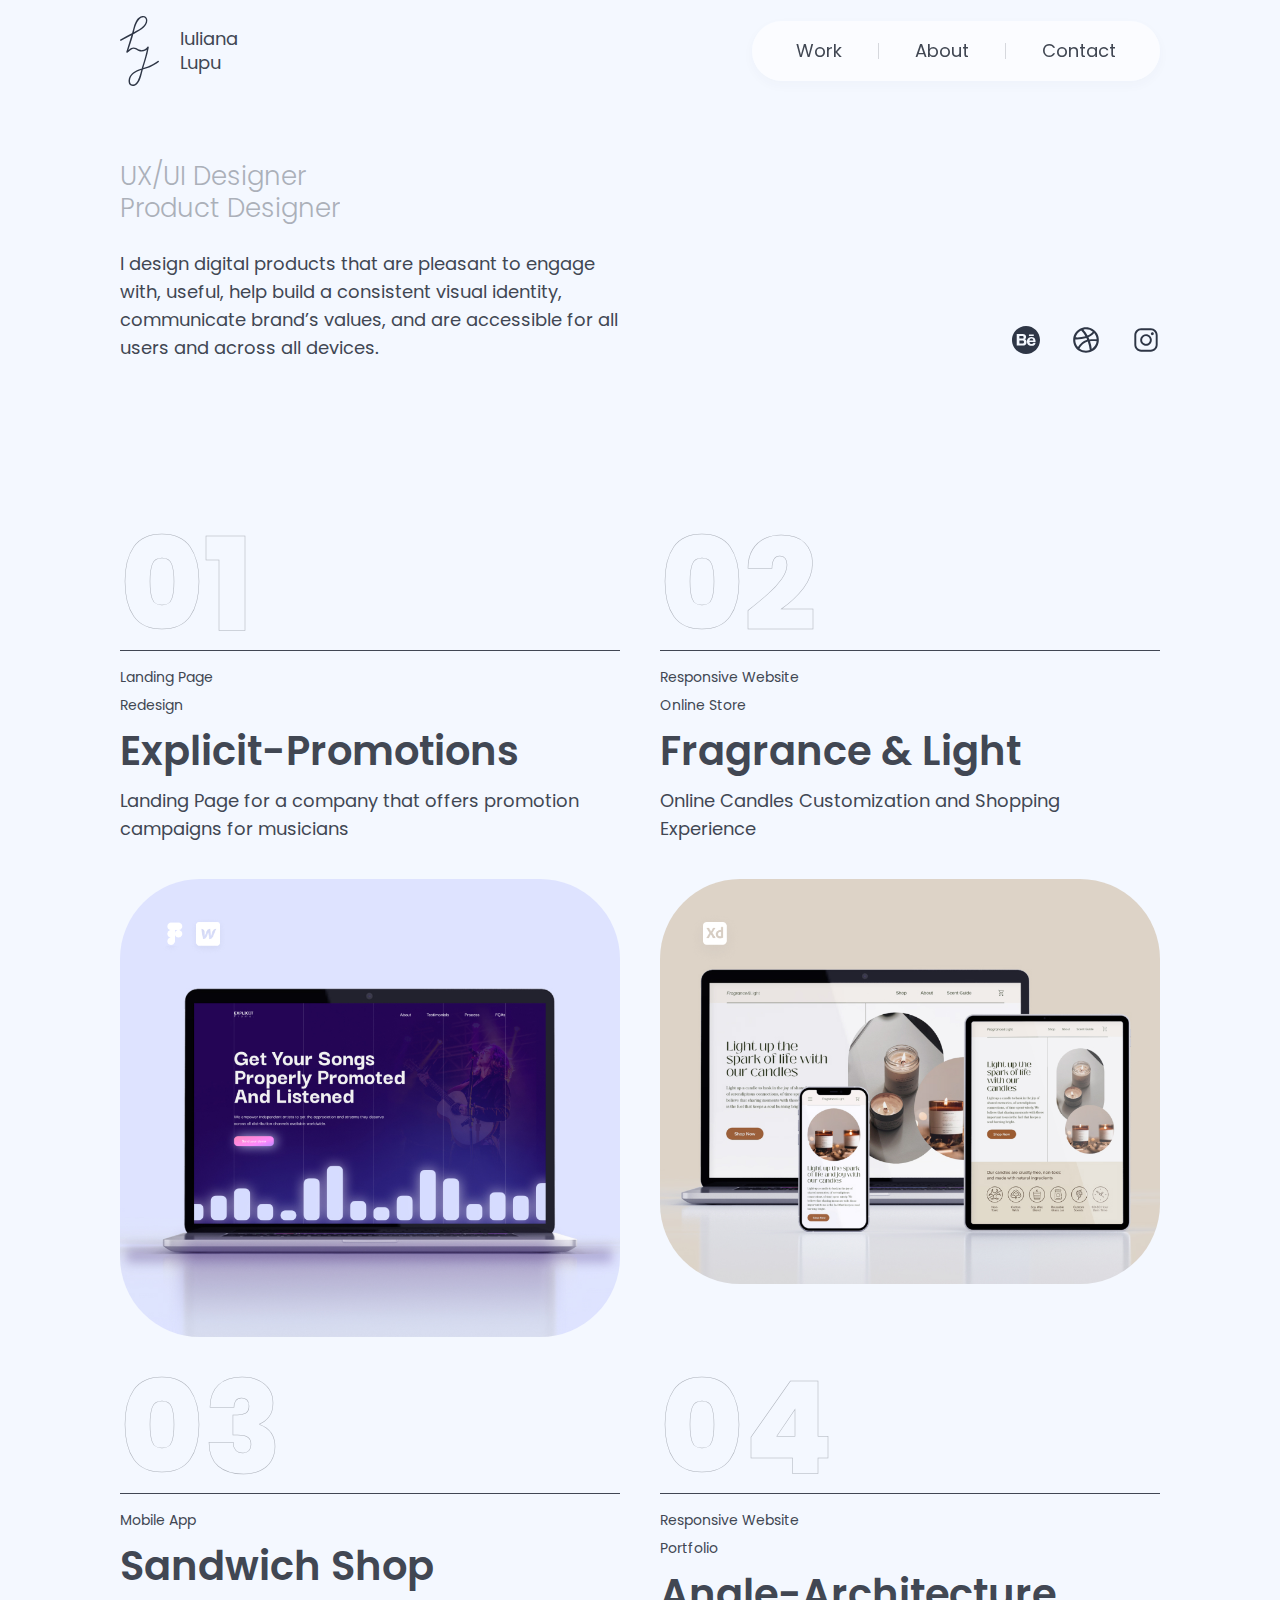
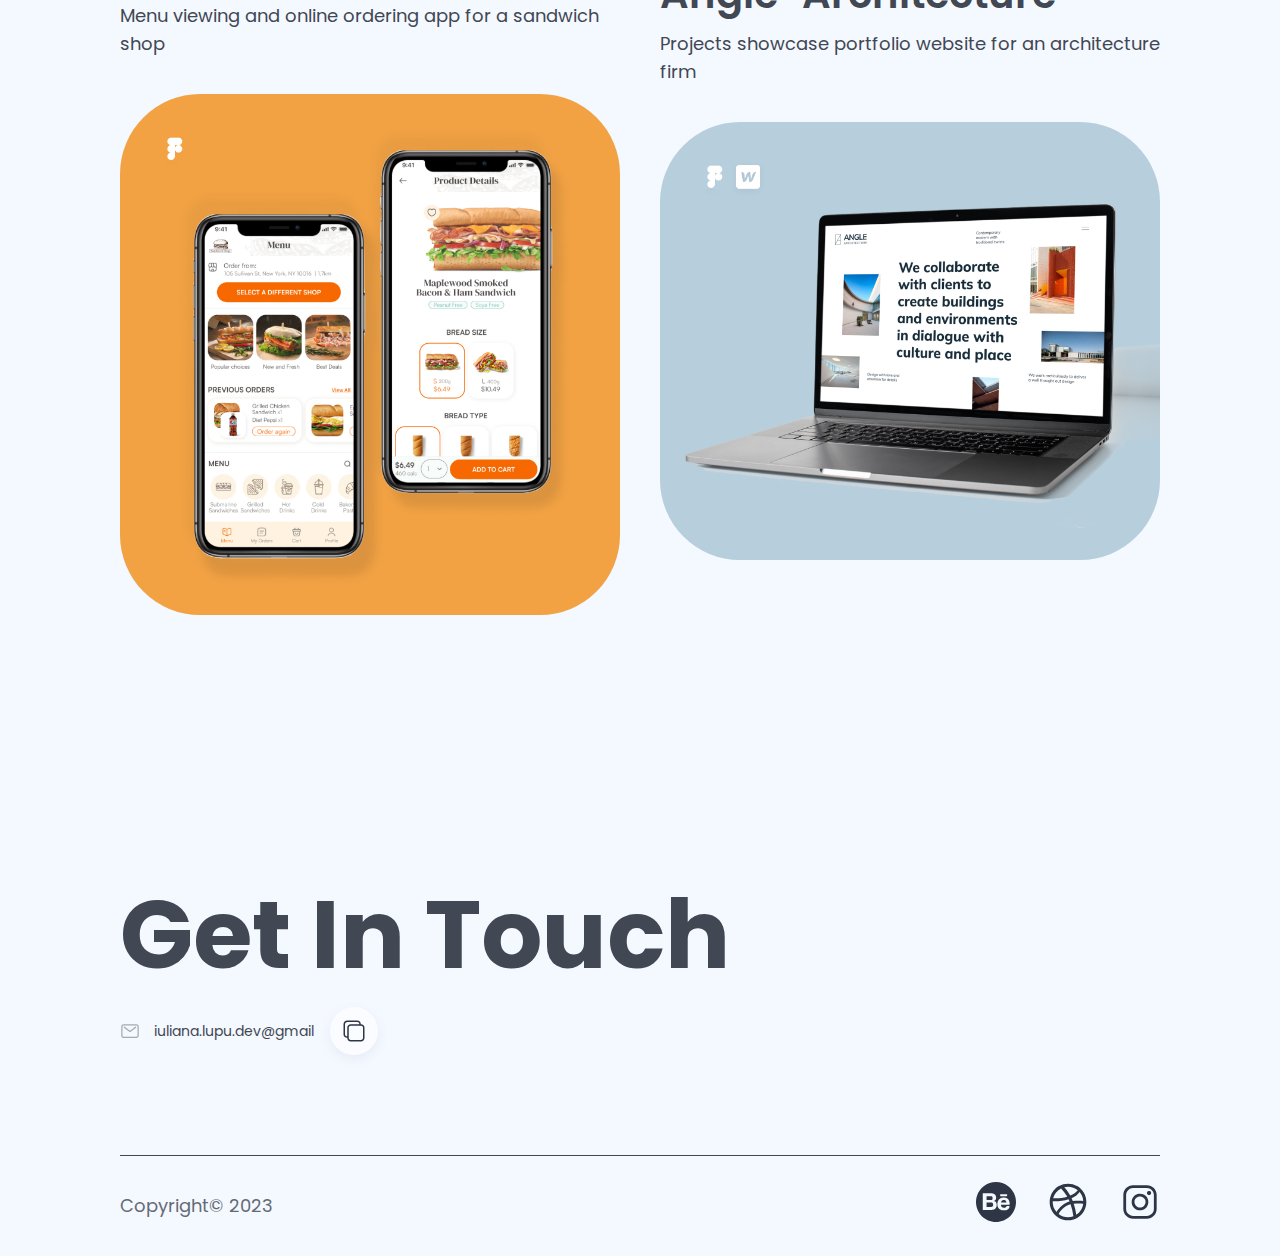
<file: index.html>
<!DOCTYPE html>
<html lang="en">
  <head>
    <meta charset="UTF-8" />
    <meta http-equiv="X-UA-Compatible" content="IE=edge" />
    <meta name="viewport" content="width=device-width, initial-scale=1.0" />
    <title>Iuliana Lupu - Portfolio - Product Designer</title>
    <meta
      name="description"
      content="I am a starting UX/UI designer, aspiring to grow my expertise in
    designing digital products."
    />
    <meta name="keywords" content="UX/UI Designer, Product Designer" />
    <link rel="preconnect" href="https://fonts.googleapis.com" />
    <link rel="preconnect" href="https://fonts.gstatic.com" crossorigin />
    <link
      href="https://fonts.googleapis.com/css2?family=Poppins:wght@300;400;600&display=swap"
      rel="stylesheet"
    />
    <link rel="stylesheet" href="./styles/styles.css" />
    <link rel="icon" type="image/x-icon" href="favicon.ico" />
  </head>

  <body>
    <nav class="nav">
      <div class="container flex">
        <a href="./" class="logo">
          <svg
            class="logo-img"
            width="39"
            height="70"
            viewBox="0 0 39 70"
            fill="none"
            xmlns="http://www.w3.org/2000/svg"
          >
            <path
              d="M1.07469 24.7838C5.47258 22.3642 9.87047 19.9709 14.2952 17.6302C17.6204 15.8681 21.1333 14.2375 23.8418 11.5812C25.9335 9.52978 27.5961 6.79457 27.2743 3.79636C27.0061 1.19265 25.0217 -0.33276 22.3669 0.0617415C17.2986 0.771845 15.1265 6.63677 13.8125 10.7659C12.9543 13.5011 12.3108 16.2889 11.5599 19.0767C11.104 20.7862 10.4604 22.4431 9.9241 24.1263C8.66373 28.0451 7.48381 31.9638 6.25026 35.9088C6.06254 36.54 6.78658 36.9871 7.32291 36.6978C9.25369 35.6984 10.2995 33.5681 12.4985 32.9632C14.8047 32.332 16.5477 34.2519 18.5858 34.9883C22.5278 36.4085 26.4698 34.9357 28.6956 31.4904C28.2665 31.3063 27.8106 31.1222 27.3816 30.9381C26.2553 37.8024 24.1368 44.4563 22.0987 51.1103C20.7311 55.5813 19.9534 60.552 17.7008 64.7074C16.7355 66.4695 15.2874 68.3105 13.1152 68.5472C10.4872 68.8628 9.79002 66.2591 10.0045 64.1814C10.5677 58.7373 15.6092 56.0021 20.3289 54.2926C23.4932 53.1354 26.8452 52.4516 29.9559 51.1629C33.1203 49.8479 36.0701 48.0857 38.7517 46.0343C39.4757 45.482 38.4567 44.4826 37.7327 45.0349C34.7829 47.2704 31.4576 49.1904 27.9447 50.4002C24.8876 51.4785 21.6965 52.2149 18.6931 53.3984C13.732 55.3446 9.11961 58.5532 8.58328 64.1814C8.39557 66.1802 8.85144 68.5735 10.8359 69.5729C12.6326 70.4934 14.9119 69.8096 16.4137 68.6261C20.1411 65.6542 21.1065 60.026 22.2596 55.7128C24.4586 47.5597 27.4084 39.6697 28.8028 31.3326C28.9369 30.5699 27.9447 30.0702 27.4888 30.7803C26.2821 32.6476 24.4586 33.9889 22.1524 34.1204C19.8462 34.2519 18.0495 33.1473 16.1187 32.0953C14.5365 31.2274 12.9275 31.1748 11.2381 31.9112C9.38777 32.7265 8.39557 34.5675 6.6525 35.4617C7.00111 35.7247 7.34973 35.9877 7.72516 36.2507C9.73638 29.7809 12.0426 23.3636 13.7052 16.7886C14.8583 12.265 15.9042 6.58417 19.3903 3.13885C20.7311 1.82385 23.815 0.324743 25.2899 2.24465C27.0598 4.53276 25.1558 8.05698 23.5468 9.84538C20.892 12.791 17.2182 14.4742 13.7857 16.2889C9.28051 18.6559 4.82899 21.1018 0.350652 23.5477C-0.453839 23.9948 0.270203 25.2309 1.07469 24.7838Z"
              fill="#2E3646"
            />
          </svg>
          <div class="logo-text">
            <span class="name-line">Iuliana</span>
            <span class="name-line">Lupu</span>
          </div>
        </a>

        <ul class="menu-list">
          <li>
            <a href="#work" class="menu-text" onclick="onOpenWork()">Work</a>
          </li>
          <li><span class="menu-line"></span></li>
          <li>
            <span role="button" class="menu-text" onclick="openAbout()"
              >About
            </span>
          </li>
          <li><span class="menu-line"></span></li>
          <li>
            <span role="button" class="menu-text" onclick="openContact()"
              >Contact
            </span>
          </li>
        </ul>
      </div>
    </nav>

    <section class="modal-container" id="about">
      <div class="container flex-right">
        <div class="modal">
          <button class="round-button close-modal" onclick="closeAbout()">
            <svg
              width="24"
              height="24"
              viewBox="0 0 24 24"
              fill="none"
              xmlns="http://www.w3.org/2000/svg"
            >
              <path
                d="M18.75 6.81984L17.1802 5.25L12 10.4302L6.81984 5.25L5.25 6.81984L10.4302 12L5.25 17.1802L6.81984 18.75L12 13.5698L17.1802 18.75L18.75 17.1802L13.5698 12L18.75 6.81984Z"
                fill="#2E3646"
              />
            </svg>
          </button>
          <div class="modal-content">
            <h2 class="project-title modal-heading">About Me</h2>
            <p>
              I am a starting UX/UI designer, aspiring to grow my expertise in
              designing digital products.
            </p>
            <p>
              I have shifted my career from front-end developer to the UX/UI
              design because I enjoy the process of coming up with ideas,
              learning about the user needs, applying strategies, to seeing the
              final designs. As a first step, I have taken the Google UX Design
              Certificate, that helped me acquire fundamental knowledge about
              the UX process. I have also completed along three projects that
              are presented in this portfolio.
            </p>
            <p>
              I am looking forward for opportunities to apply my creativity,
              attention to details, curiosity to learn, and test innovative
              ideas on projects that are inspiring, useful, and with a positive
              impact, all while continually learning and growing as a designer
              and as a person.
            </p>
            <div class="button-container">
              <div class="button-label">
                <svg
                  width="24"
                  height="24"
                  viewBox="0 0 24 24"
                  fill="none"
                  xmlns="http://www.w3.org/2000/svg"
                >
                  <path
                    fill-rule="evenodd"
                    clip-rule="evenodd"
                    d="M6.75 3C6.35218 3 5.97064 3.15804 5.68934 3.43934C5.40804 3.72064 5.25 4.10218 5.25 4.5V19.5C5.25 19.8978 5.40804 20.2794 5.68934 20.5607C5.97064 20.842 6.35218 21 6.75 21H17.25C17.6478 21 18.0294 20.842 18.3107 20.5607C18.592 20.2794 18.75 19.8978 18.75 19.5V10.5H13.5C12.9033 10.5 12.331 10.2629 11.909 9.84099C11.4871 9.41903 11.25 8.84674 11.25 8.25V3H6.75ZM12.75 4.06066L17.6893 9H13.5C13.3011 9 13.1103 8.92098 12.9697 8.78033C12.829 8.63968 12.75 8.44891 12.75 8.25V4.06066ZM4.62868 2.37868C5.19129 1.81607 5.95435 1.5 6.75 1.5H11.379C11.9755 1.50009 12.5476 1.73707 12.9695 2.15883L12.9695 2.15889L19.5912 8.78051C20.0129 9.20237 20.2499 9.77445 20.25 10.371V19.5C20.25 20.2956 19.9339 21.0587 19.3713 21.6213C18.8087 22.1839 18.0456 22.5 17.25 22.5H6.75C5.95435 22.5 5.19129 22.1839 4.62868 21.6213C4.06607 21.0587 3.75 20.2956 3.75 19.5V4.5C3.75 3.70435 4.06607 2.94129 4.62868 2.37868ZM7.5 13.5C7.5 13.0858 7.83579 12.75 8.25 12.75H15.75C16.1642 12.75 16.5 13.0858 16.5 13.5C16.5 13.9142 16.1642 14.25 15.75 14.25H8.25C7.83579 14.25 7.5 13.9142 7.5 13.5ZM7.5 17.25C7.5 16.8358 7.83579 16.5 8.25 16.5H15.75C16.1642 16.5 16.5 16.8358 16.5 17.25C16.5 17.6642 16.1642 18 15.75 18H8.25C7.83579 18 7.5 17.6642 7.5 17.25Z"
                    fill="#2E3646"
                  />
                </svg>
              </div>
              <span class="button-text">CV / Resume</span>
              <a
                href="./assets/Iuliana-Lupu-CV.pdf"
                class="round-button"
                download="Iuliana-Lupu--Resume--Product-Design"
              >
                <svg
                  width="24"
                  height="24"
                  viewBox="0 0 24 24"
                  fill="none"
                  xmlns="http://www.w3.org/2000/svg"
                >
                  <path
                    fill-rule="evenodd"
                    clip-rule="evenodd"
                    d="M12 1.5C12.4142 1.5 12.75 1.83579 12.75 2.25V14.6893L15.2197 12.2197C15.5126 11.9268 15.9874 11.9268 16.2803 12.2197C16.5732 12.5126 16.5732 12.9874 16.2803 13.2803L12.5303 17.0303C12.2374 17.3232 11.7626 17.3232 11.4697 17.0303L7.71967 13.2803C7.42678 12.9874 7.42678 12.5126 7.71967 12.2197C8.01256 11.9268 8.48744 11.9268 8.78033 12.2197L11.25 14.6893V2.25C11.25 1.83579 11.5858 1.5 12 1.5ZM6.375 9C6.07663 9 5.79048 9.11853 5.5795 9.3295C5.36853 9.54048 5.25 9.82663 5.25 10.125V19.875C5.25 20.1734 5.36853 20.4595 5.5795 20.6705C5.79048 20.8815 6.07663 21 6.375 21H17.625C17.9234 21 18.2095 20.8815 18.4205 20.6705C18.6315 20.4595 18.75 20.1734 18.75 19.875V10.125C18.75 9.82663 18.6315 9.54048 18.4205 9.3295C18.2095 9.11853 17.9234 9 17.625 9H15.75C15.3358 9 15 8.66421 15 8.25C15 7.83579 15.3358 7.5 15.75 7.5H17.625C18.3212 7.5 18.9889 7.77656 19.4812 8.26884C19.9734 8.76113 20.25 9.42881 20.25 10.125V19.875C20.25 20.5712 19.9734 21.2389 19.4812 21.7312C18.9889 22.2234 18.3212 22.5 17.625 22.5H6.375C5.67881 22.5 5.01113 22.2234 4.51884 21.7312C4.02656 21.2389 3.75 20.5712 3.75 19.875V10.125C3.75 9.42881 4.02656 8.76113 4.51884 8.26884C5.01113 7.77656 5.67881 7.5 6.375 7.5H8.25C8.66421 7.5 9 7.83579 9 8.25C9 8.66421 8.66421 9 8.25 9H6.375Z"
                    fill="#2E3646"
                  />
                </svg>
              </a>
            </div>
          </div>
        </div>
      </div>
    </section>

    <section class="modal-container" id="contact">
      <div class="container flex-right">
        <div class="modal">
          <button class="round-button close-modal" onclick="closeContact()">
            <svg
              width="24"
              height="24"
              viewBox="0 0 24 24"
              fill="none"
              xmlns="http://www.w3.org/2000/svg"
            >
              <path
                d="M18.75 6.81984L17.1802 5.25L12 10.4302L6.81984 5.25L5.25 6.81984L10.4302 12L5.25 17.1802L6.81984 18.75L12 13.5698L17.1802 18.75L18.75 17.1802L13.5698 12L18.75 6.81984Z"
                fill="#2E3646"
              />
            </svg>
          </button>

          <div class="modal-content">
            <h2 class="project-title modal-heading">Get in Touch</h2>

            <div class="button-container">
              <div class="button-label mail">
                <svg
                  width="24"
                  height="24"
                  viewBox="0 0 24 24"
                  fill="none"
                  xmlns="http://www.w3.org/2000/svg"
                >
                  <path
                    fill-rule="evenodd"
                    clip-rule="evenodd"
                    d="M4.125 5.25C3.50368 5.25 3 5.75368 3 6.375V17.625C3 18.2463 3.50368 18.75 4.125 18.75H19.875C20.4963 18.75 21 18.2463 21 17.625V6.375C21 5.75368 20.4963 5.25 19.875 5.25H4.125ZM1.5 6.375C1.5 4.92525 2.67525 3.75 4.125 3.75H19.875C21.3247 3.75 22.5 4.92525 22.5 6.375V17.625C22.5 19.0747 21.3247 20.25 19.875 20.25H4.125C2.67525 20.25 1.5 19.0747 1.5 17.625V6.375Z"
                    fill="#2E3646"
                  />
                  <path
                    fill-rule="evenodd"
                    clip-rule="evenodd"
                    d="M4.65799 7.03954C4.91229 6.71258 5.3835 6.65368 5.71046 6.90799L12 11.7999L18.2895 6.90799C18.6165 6.65368 19.0877 6.71258 19.342 7.03954C19.5963 7.36651 19.5374 7.83771 19.2105 8.09201L12.4605 13.342C12.1896 13.5527 11.8104 13.5527 11.5395 13.342L4.78954 8.09201C4.46258 7.83771 4.40368 7.36651 4.65799 7.03954Z"
                    fill="#2E3646"
                  />
                </svg>
              </div>
              <span class="button-text">iuliana.lupu.dev@gmail</span>
              <div class="email-button-container">
                <button class="round-button" onclick="copyToClipboard(event)">
                  <svg
                    width="24"
                    height="24"
                    viewBox="0 0 24 24"
                    fill="none"
                    xmlns="http://www.w3.org/2000/svg"
                  >
                    <path
                      fill-rule="evenodd"
                      clip-rule="evenodd"
                      d="M5.24778 1.5L5.25 1.5H15.375L15.3771 1.5C16.2709 1.50255 17.1273 1.85872 17.7593 2.4907C18.3913 3.12268 18.7475 3.97911 18.75 4.87287C18.75 4.87879 18.75 4.8847 18.7498 4.89062L18.7423 5.25H19.0781C20.968 5.25 22.5 6.78203 22.5 8.67188V19.0781C22.5 20.968 20.968 22.5 19.0781 22.5H8.67188C6.78203 22.5 5.25 20.968 5.25 19.0781V18.75H4.875L4.87287 18.75C3.97911 18.7475 3.12268 18.3913 2.4907 17.7593C1.85872 17.1273 1.50255 16.2709 1.5 15.3771L1.5 15.375V5.25L1.5 5.24778C1.50294 4.25471 1.89874 3.30315 2.60094 2.60094C3.30315 1.89874 4.25471 1.50294 5.24778 1.5ZM6.75 19.0781C6.75 20.1395 7.61045 21 8.67188 21H19.0781C20.1395 21 21 20.1395 21 19.0781V8.67188C21 7.61045 20.1395 6.75 19.0781 6.75H17.9791C17.9776 6.75 17.9761 6.75 17.9746 6.75H8.67188C7.61045 6.75 6.75 7.61045 6.75 8.67188V19.0781ZM17.242 5.25H8.67188C6.78203 5.25 5.25 6.78203 5.25 8.67188V17.25H4.87621C4.37913 17.2483 3.90287 17.0501 3.55136 16.6986C3.19987 16.3471 3.00167 15.8709 3 15.3738V5.25119C3.00203 4.65478 3.23986 4.08335 3.66161 3.66161C4.08335 3.23986 4.65478 3.00203 5.25119 3H15.3738C15.8709 3.00167 16.3471 3.19987 16.6986 3.55136C17.0484 3.90117 17.2464 4.37454 17.25 4.86902L17.242 5.25Z"
                      fill="#2E3646"
                    />
                  </svg>
                </button>
                <span class="tooltip-text" id="myTooltip"
                  >Copy to clipboard</span
                >
              </div>
            </div>

            <ul class="socials-list">
              <li class="socials-item">
                <a
                  target="_blank"
                  rel="noopener noreferrer"
                  href="https://www.behance.net/iuliana_lupu"
                  class="socials-link"
                >
                  <svg
                    class="socials-icon"
                    width="40"
                    height="40"
                    viewBox="0 0 40 40"
                    fill="none"
                    xmlns="http://www.w3.org/2000/svg"
                  >
                    <path
                      d="M27.8661 18C25.2857 18 24.9286 20.5714 24.9286 20.5714H30.4107C30.4107 20.5714 30.4464 18 27.8661 18Z"
                      fill="#2E3646"
                    />
                    <path
                      d="M15.4286 20.5714H10.5714V25.0357H15.1875C15.8839 25.0179 17.1875 24.8214 17.1875 22.8661C17.1875 20.5446 15.4286 20.5714 15.4286 20.5714Z"
                      fill="#2E3646"
                    />
                    <path
                      d="M20 0C8.95536 0 0 8.95536 0 20C0 31.0446 8.95536 40 20 40C31.0446 40 40 31.0446 40 20C40 8.95536 31.0446 0 20 0ZM24.2143 12.2857H31.0982V14.3393H24.2143V12.2857ZM20.7321 23.0714C20.7321 28.1607 15.4286 28 15.4286 28H6.75V11.3036H15.4286C18.0714 11.3036 20.1518 12.7589 20.1518 15.75C20.1518 18.7411 17.6071 18.9286 17.6071 18.9286C20.9643 18.9286 20.7321 23.0714 20.7321 23.0714ZM33.6071 22.7946H24.9554C24.9554 25.8929 27.8929 25.6964 27.8929 25.6964C30.6696 25.6964 30.5714 23.9018 30.5714 23.9018H33.5089C33.5089 28.6696 27.7946 28.3393 27.7946 28.3393C20.9464 28.3393 21.3839 21.9554 21.3839 21.9554C21.3839 21.9554 21.375 15.5446 27.7946 15.5446C34.5536 15.5536 33.6071 22.7946 33.6071 22.7946Z"
                      fill="#2E3646"
                    />
                    <path
                      d="M16.6071 16.0089C16.6071 14.2768 15.4286 14.2768 15.4286 14.2768H10.5714V18H15.125C15.9107 18 16.6071 17.7411 16.6071 16.0089Z"
                      fill="#2E3646"
                    />
                  </svg>
                </a>
              </li>

              <li class="socials-item">
                <a
                  target="_blank"
                  rel="noopener noreferrer"
                  href="https://dribbble.com/iuliana_lupu"
                  class="socials-link"
                >
                  <svg
                    class="socials-icon"
                    width="40"
                    height="40"
                    viewBox="0 0 40 40"
                    fill="none"
                    xmlns="http://www.w3.org/2000/svg"
                  >
                    <path
                      d="M1.66602 20C1.66602 16.6755 2.48493 13.6077 4.12268 10.7966C5.76047 7.9855 7.98493 5.76108 10.796 4.12329C13.6071 2.4855 16.6749 1.66663 19.9993 1.66663C23.3238 1.66663 26.3916 2.4855 29.2027 4.12329C32.0138 5.76108 34.2383 7.9855 35.876 10.7966C37.5138 13.6077 38.3327 16.6755 38.3327 20C38.3327 23.3244 37.5138 26.3922 35.876 29.2033C34.2383 32.0144 32.0138 34.2388 29.2027 35.8766C26.3916 37.5144 23.3238 38.3333 19.9993 38.3333C16.6749 38.3333 13.6071 37.5144 10.796 35.8766C7.98493 34.2388 5.76047 32.0144 4.12268 29.2033C2.48493 26.3922 1.66602 23.3244 1.66602 20ZM4.70935 20C4.70935 23.8133 5.99268 27.1744 8.55935 30.0833C9.73268 27.7855 11.5905 25.5978 14.1327 23.52C16.6749 21.4422 19.156 20.1344 21.576 19.5966C21.2094 18.7411 20.8549 17.9711 20.5127 17.2866C16.3083 18.6311 11.7616 19.3033 6.87268 19.3033C5.91935 19.3033 5.21047 19.2911 4.74602 19.2666C4.74602 19.3644 4.73993 19.4866 4.72768 19.6333C4.71547 19.78 4.70935 19.9022 4.70935 20ZM5.18602 16.2233C5.72381 16.2722 6.51826 16.2966 7.56935 16.2966C11.6516 16.2966 15.526 15.7466 19.1927 14.6466C17.3349 11.3466 15.2938 8.59663 13.0693 6.39663C11.1383 7.37442 9.48214 8.73108 8.10102 10.4666C6.71993 12.2022 5.74826 14.1211 5.18602 16.2233ZM10.6493 32.0633C13.4116 34.2144 16.5283 35.29 19.9993 35.29C21.8083 35.29 23.6049 34.9478 25.3894 34.2633C24.9005 30.0833 23.9471 26.0378 22.5294 22.1266C20.2805 22.6155 18.0133 23.85 15.7277 25.83C13.4421 27.81 11.7493 29.8878 10.6493 32.0633ZM16.2593 5.22329C18.4105 7.44775 20.4027 10.2222 22.236 13.5466C25.5605 12.1533 28.066 10.3811 29.7527 8.22996C26.9171 5.88329 23.666 4.70996 19.9993 4.70996C18.7527 4.70996 17.506 4.88108 16.2593 5.22329ZM23.556 16.15C23.9227 16.9322 24.3383 17.9222 24.8027 19.12C26.6116 18.9488 28.5794 18.8633 30.706 18.8633C32.2216 18.8633 33.7249 18.9 35.216 18.9733C35.0205 15.6488 33.8227 12.6911 31.6227 10.1C30.0338 12.4711 27.3449 14.4878 23.556 16.15ZM25.7194 21.6866C26.966 25.3044 27.8094 29.02 28.2494 32.8333C30.1805 31.5866 31.7571 29.9855 32.9794 28.03C34.2016 26.0744 34.9349 23.96 35.1794 21.6866C33.3949 21.5644 31.7694 21.5033 30.3027 21.5033C28.9583 21.5033 27.4305 21.5644 25.7194 21.6866Z"
                      fill="#2E3646"
                    />
                  </svg>
                </a>
              </li>

              <li class="socials-item">
                <a
                  target="_blank"
                  rel="noopener noreferrer"
                  href="https://www.instagram.com/julial.design/"
                  class="socials-link"
                >
                  <svg
                    class="socials-icon"
                    width="40"
                    height="40"
                    viewBox="0 0 40 40"
                    fill="none"
                    xmlns="http://www.w3.org/2000/svg"
                  >
                    <g clip-path="url(#clip0_971_2877)">
                      <path
                        d="M26.9448 6.1109C28.7851 6.1164 30.5484 6.84986 31.8496 8.1511C33.1508 9.45234 33.8843 11.2156 33.8898 13.0558V26.9442C33.8843 28.7845 33.1508 30.5477 31.8496 31.849C30.5484 33.1502 28.7851 33.8837 26.9448 33.8892H13.0565C11.2162 33.8837 9.45295 33.1502 8.15171 31.849C6.85047 30.5477 6.11701 28.7845 6.11151 26.9442V13.0558C6.11701 11.2156 6.85047 9.45234 8.15171 8.1511C9.45295 6.84986 11.2162 6.1164 13.0565 6.1109H26.9448ZM26.9448 3.33337H13.0565C7.70898 3.33337 3.33398 7.70837 3.33398 13.0558V26.9442C3.33398 32.2917 7.70898 36.6667 13.0565 36.6667H26.9448C32.2923 36.6667 36.6673 32.2917 36.6673 26.9442V13.0558C36.6673 7.70837 32.2923 3.33337 26.9448 3.33337Z"
                        fill="#2E3646"
                      />
                      <path
                        d="M29.0282 13.0558C28.6161 13.0558 28.2133 12.9337 27.8707 12.7047C27.5281 12.4758 27.2611 12.1504 27.1034 11.7698C26.9457 11.3891 26.9045 10.9702 26.9849 10.5661C27.0653 10.1619 27.2637 9.79073 27.555 9.49937C27.8464 9.20801 28.2176 9.00959 28.6217 8.92921C29.0259 8.84882 29.4448 8.89008 29.8254 9.04776C30.2061 9.20544 30.5315 9.47247 30.7604 9.81507C30.9893 10.1577 31.1115 10.5605 31.1115 10.9725C31.1121 11.2463 31.0586 11.5174 30.9541 11.7705C30.8496 12.0235 30.6962 12.2534 30.5026 12.447C30.3091 12.6405 30.0792 12.794 29.8261 12.8985C29.5731 13.0029 29.3019 13.0564 29.0282 13.0558Z"
                        fill="#2E3646"
                      />
                      <path
                        d="M20.0007 14.4442C21.0995 14.4442 22.1736 14.7701 23.0873 15.3806C24.0009 15.991 24.713 16.8587 25.1335 17.8739C25.5541 18.8891 25.6641 20.0062 25.4497 21.0839C25.2353 22.1616 24.7062 23.1516 23.9292 23.9286C23.1522 24.7056 22.1623 25.2347 21.0845 25.4491C20.0068 25.6635 18.8897 25.5534 17.8745 25.1329C16.8593 24.7124 15.9916 24.0003 15.3812 23.0867C14.7707 22.173 14.4448 21.0989 14.4448 20C14.4464 18.527 15.0323 17.1148 16.0738 16.0732C17.1154 15.0317 18.5276 14.4458 20.0007 14.4442ZM20.0007 11.6667C18.3525 11.6667 16.7413 12.1554 15.3709 13.0711C14.0005 13.9868 12.9324 15.2883 12.3017 16.811C11.6709 18.3337 11.5059 20.0093 11.8274 21.6258C12.149 23.2423 12.9427 24.7272 14.1081 25.8926C15.2735 27.058 16.7584 27.8517 18.3749 28.1733C19.9914 28.4948 21.667 28.3298 23.1897 27.699C24.7124 27.0683 26.0139 26.0002 26.9296 24.6298C27.8452 23.2594 28.334 21.6482 28.334 20C28.334 17.7899 27.456 15.6703 25.8932 14.1075C24.3304 12.5447 22.2108 11.6667 20.0007 11.6667Z"
                        fill="#2E3646"
                      />
                    </g>
                    <defs>
                      <clipPath id="clip0_971_2877">
                        <rect width="40" height="40" fill="white" />
                      </clipPath>
                    </defs>
                  </svg>
                </a>
              </li>
            </ul>
          </div>
        </div>
      </div>
    </section>

    <!-- INTRO -->
    <header class="intro">
      <div class="container grid2 intro-container">
        <div class="intro-text">
          <h1 class="intro-title">
            <span class="intro-title_span">UX/UI Designer</span>
            <span class="intro-title_span">Product Designer</span>
          </h1>
          <p class="intro-p">
            I design digital products that are pleasant to engage with, useful,
            help build a consistent visual identity, communicate brand’s values,
            and are accessible for all users and across all devices.
          </p>
        </div>

        <div class="intro-side">
          <!-- <div class="socials-buttons">
            <div class="button-container">
              <div class="button-label">
                <svg
                  width="24"
                  height="24"
                  viewBox="0 0 24 24"
                  fill="none"
                  xmlns="http://www.w3.org/2000/svg"
                >
                  <path
                    fill-rule="evenodd"
                    clip-rule="evenodd"
                    d="M6.75 3C6.35218 3 5.97064 3.15804 5.68934 3.43934C5.40804 3.72064 5.25 4.10218 5.25 4.5V19.5C5.25 19.8978 5.40804 20.2794 5.68934 20.5607C5.97064 20.842 6.35218 21 6.75 21H17.25C17.6478 21 18.0294 20.842 18.3107 20.5607C18.592 20.2794 18.75 19.8978 18.75 19.5V10.5H13.5C12.9033 10.5 12.331 10.2629 11.909 9.84099C11.4871 9.41903 11.25 8.84674 11.25 8.25V3H6.75ZM12.75 4.06066L17.6893 9H13.5C13.3011 9 13.1103 8.92098 12.9697 8.78033C12.829 8.63968 12.75 8.44891 12.75 8.25V4.06066ZM4.62868 2.37868C5.19129 1.81607 5.95435 1.5 6.75 1.5H11.379C11.9755 1.50009 12.5476 1.73707 12.9695 2.15883L12.9695 2.15889L19.5912 8.78051C20.0129 9.20237 20.2499 9.77445 20.25 10.371V19.5C20.25 20.2956 19.9339 21.0587 19.3713 21.6213C18.8087 22.1839 18.0456 22.5 17.25 22.5H6.75C5.95435 22.5 5.19129 22.1839 4.62868 21.6213C4.06607 21.0587 3.75 20.2956 3.75 19.5V4.5C3.75 3.70435 4.06607 2.94129 4.62868 2.37868ZM7.5 13.5C7.5 13.0858 7.83579 12.75 8.25 12.75H15.75C16.1642 12.75 16.5 13.0858 16.5 13.5C16.5 13.9142 16.1642 14.25 15.75 14.25H8.25C7.83579 14.25 7.5 13.9142 7.5 13.5ZM7.5 17.25C7.5 16.8358 7.83579 16.5 8.25 16.5H15.75C16.1642 16.5 16.5 16.8358 16.5 17.25C16.5 17.6642 16.1642 18 15.75 18H8.25C7.83579 18 7.5 17.6642 7.5 17.25Z"
                    fill="#2E3646"
                  />
                </svg>
              </div>
              <span class="button-text">CV / Resume</span>
              <a
                href="./assets/Iuliana-Lupu-CV.pdf"
                class="round-button"
                download="Iuliana-Lupu--Resume--Product-Design"
              >
                <svg
                  width="24"
                  height="24"
                  viewBox="0 0 24 24"
                  fill="none"
                  xmlns="http://www.w3.org/2000/svg"
                >
                  <path
                    fill-rule="evenodd"
                    clip-rule="evenodd"
                    d="M12 1.5C12.4142 1.5 12.75 1.83579 12.75 2.25V14.6893L15.2197 12.2197C15.5126 11.9268 15.9874 11.9268 16.2803 12.2197C16.5732 12.5126 16.5732 12.9874 16.2803 13.2803L12.5303 17.0303C12.2374 17.3232 11.7626 17.3232 11.4697 17.0303L7.71967 13.2803C7.42678 12.9874 7.42678 12.5126 7.71967 12.2197C8.01256 11.9268 8.48744 11.9268 8.78033 12.2197L11.25 14.6893V2.25C11.25 1.83579 11.5858 1.5 12 1.5ZM6.375 9C6.07663 9 5.79048 9.11853 5.5795 9.3295C5.36853 9.54048 5.25 9.82663 5.25 10.125V19.875C5.25 20.1734 5.36853 20.4595 5.5795 20.6705C5.79048 20.8815 6.07663 21 6.375 21H17.625C17.9234 21 18.2095 20.8815 18.4205 20.6705C18.6315 20.4595 18.75 20.1734 18.75 19.875V10.125C18.75 9.82663 18.6315 9.54048 18.4205 9.3295C18.2095 9.11853 17.9234 9 17.625 9H15.75C15.3358 9 15 8.66421 15 8.25C15 7.83579 15.3358 7.5 15.75 7.5H17.625C18.3212 7.5 18.9889 7.77656 19.4812 8.26884C19.9734 8.76113 20.25 9.42881 20.25 10.125V19.875C20.25 20.5712 19.9734 21.2389 19.4812 21.7312C18.9889 22.2234 18.3212 22.5 17.625 22.5H6.375C5.67881 22.5 5.01113 22.2234 4.51884 21.7312C4.02656 21.2389 3.75 20.5712 3.75 19.875V10.125C3.75 9.42881 4.02656 8.76113 4.51884 8.26884C5.01113 7.77656 5.67881 7.5 6.375 7.5H8.25C8.66421 7.5 9 7.83579 9 8.25C9 8.66421 8.66421 9 8.25 9H6.375Z"
                    fill="#2E3646"
                  />
                </svg>
              </a>
            </div>

            <div class="button-container">
              <div class="button-label mail">
                <svg
                  width="24"
                  height="24"
                  viewBox="0 0 24 24"
                  fill="none"
                  xmlns="http://www.w3.org/2000/svg"
                >
                  <path
                    fill-rule="evenodd"
                    clip-rule="evenodd"
                    d="M4.125 5.25C3.50368 5.25 3 5.75368 3 6.375V17.625C3 18.2463 3.50368 18.75 4.125 18.75H19.875C20.4963 18.75 21 18.2463 21 17.625V6.375C21 5.75368 20.4963 5.25 19.875 5.25H4.125ZM1.5 6.375C1.5 4.92525 2.67525 3.75 4.125 3.75H19.875C21.3247 3.75 22.5 4.92525 22.5 6.375V17.625C22.5 19.0747 21.3247 20.25 19.875 20.25H4.125C2.67525 20.25 1.5 19.0747 1.5 17.625V6.375Z"
                    fill="#2E3646"
                  />
                  <path
                    fill-rule="evenodd"
                    clip-rule="evenodd"
                    d="M4.65799 7.03954C4.91229 6.71258 5.3835 6.65368 5.71046 6.90799L12 11.7999L18.2895 6.90799C18.6165 6.65368 19.0877 6.71258 19.342 7.03954C19.5963 7.36651 19.5374 7.83771 19.2105 8.09201L12.4605 13.342C12.1896 13.5527 11.8104 13.5527 11.5395 13.342L4.78954 8.09201C4.46258 7.83771 4.40368 7.36651 4.65799 7.03954Z"
                    fill="#2E3646"
                  />
                </svg>
              </div>
              <span class="button-text">iuliana.lupu.dev@gmail</span>
              <div class="email-button-container">
                <button class="round-button" onclick="copyToClipboard(event)">
                  <svg
                    width="24"
                    height="24"
                    viewBox="0 0 24 24"
                    fill="none"
                    xmlns="http://www.w3.org/2000/svg"
                  >
                    <path
                      fill-rule="evenodd"
                      clip-rule="evenodd"
                      d="M5.24778 1.5L5.25 1.5H15.375L15.3771 1.5C16.2709 1.50255 17.1273 1.85872 17.7593 2.4907C18.3913 3.12268 18.7475 3.97911 18.75 4.87287C18.75 4.87879 18.75 4.8847 18.7498 4.89062L18.7423 5.25H19.0781C20.968 5.25 22.5 6.78203 22.5 8.67188V19.0781C22.5 20.968 20.968 22.5 19.0781 22.5H8.67188C6.78203 22.5 5.25 20.968 5.25 19.0781V18.75H4.875L4.87287 18.75C3.97911 18.7475 3.12268 18.3913 2.4907 17.7593C1.85872 17.1273 1.50255 16.2709 1.5 15.3771L1.5 15.375V5.25L1.5 5.24778C1.50294 4.25471 1.89874 3.30315 2.60094 2.60094C3.30315 1.89874 4.25471 1.50294 5.24778 1.5ZM6.75 19.0781C6.75 20.1395 7.61045 21 8.67188 21H19.0781C20.1395 21 21 20.1395 21 19.0781V8.67188C21 7.61045 20.1395 6.75 19.0781 6.75H17.9791C17.9776 6.75 17.9761 6.75 17.9746 6.75H8.67188C7.61045 6.75 6.75 7.61045 6.75 8.67188V19.0781ZM17.242 5.25H8.67188C6.78203 5.25 5.25 6.78203 5.25 8.67188V17.25H4.87621C4.37913 17.2483 3.90287 17.0501 3.55136 16.6986C3.19987 16.3471 3.00167 15.8709 3 15.3738V5.25119C3.00203 4.65478 3.23986 4.08335 3.66161 3.66161C4.08335 3.23986 4.65478 3.00203 5.25119 3H15.3738C15.8709 3.00167 16.3471 3.19987 16.6986 3.55136C17.0484 3.90117 17.2464 4.37454 17.25 4.86902L17.242 5.25Z"
                      fill="#2E3646"
                    />
                  </svg>
                </button>
                <span class="tooltip-text" id="myTooltip"
                  >Copy to clipboard</span
                >
              </div>
            </div>
          </div> -->
          <ul class="socials-list">
            <li class="socials-item">
              <a
                target="_blank"
                rel="noopener noreferrer"
                href="https://www.behance.net/iuliana_lupu"
                class="socials-link"
              >
                <svg
                  class="socials-icon"
                  width="40"
                  height="40"
                  viewBox="0 0 40 40"
                  fill="none"
                  xmlns="http://www.w3.org/2000/svg"
                >
                  <path
                    d="M27.8661 18C25.2857 18 24.9286 20.5714 24.9286 20.5714H30.4107C30.4107 20.5714 30.4464 18 27.8661 18Z"
                    fill="#2E3646"
                  />
                  <path
                    d="M15.4286 20.5714H10.5714V25.0357H15.1875C15.8839 25.0179 17.1875 24.8214 17.1875 22.8661C17.1875 20.5446 15.4286 20.5714 15.4286 20.5714Z"
                    fill="#2E3646"
                  />
                  <path
                    d="M20 0C8.95536 0 0 8.95536 0 20C0 31.0446 8.95536 40 20 40C31.0446 40 40 31.0446 40 20C40 8.95536 31.0446 0 20 0ZM24.2143 12.2857H31.0982V14.3393H24.2143V12.2857ZM20.7321 23.0714C20.7321 28.1607 15.4286 28 15.4286 28H6.75V11.3036H15.4286C18.0714 11.3036 20.1518 12.7589 20.1518 15.75C20.1518 18.7411 17.6071 18.9286 17.6071 18.9286C20.9643 18.9286 20.7321 23.0714 20.7321 23.0714ZM33.6071 22.7946H24.9554C24.9554 25.8929 27.8929 25.6964 27.8929 25.6964C30.6696 25.6964 30.5714 23.9018 30.5714 23.9018H33.5089C33.5089 28.6696 27.7946 28.3393 27.7946 28.3393C20.9464 28.3393 21.3839 21.9554 21.3839 21.9554C21.3839 21.9554 21.375 15.5446 27.7946 15.5446C34.5536 15.5536 33.6071 22.7946 33.6071 22.7946Z"
                    fill="#2E3646"
                  />
                  <path
                    d="M16.6071 16.0089C16.6071 14.2768 15.4286 14.2768 15.4286 14.2768H10.5714V18H15.125C15.9107 18 16.6071 17.7411 16.6071 16.0089Z"
                    fill="#2E3646"
                  />
                </svg>
              </a>
            </li>

            <li class="socials-item">
              <a
                target="_blank"
                rel="noopener noreferrer"
                href="https://dribbble.com/iuliana_lupu"
                class="socials-link"
              >
                <svg
                  class="socials-icon"
                  width="40"
                  height="40"
                  viewBox="0 0 40 40"
                  fill="none"
                  xmlns="http://www.w3.org/2000/svg"
                >
                  <path
                    d="M1.66602 20C1.66602 16.6755 2.48493 13.6077 4.12268 10.7966C5.76047 7.9855 7.98493 5.76108 10.796 4.12329C13.6071 2.4855 16.6749 1.66663 19.9993 1.66663C23.3238 1.66663 26.3916 2.4855 29.2027 4.12329C32.0138 5.76108 34.2383 7.9855 35.876 10.7966C37.5138 13.6077 38.3327 16.6755 38.3327 20C38.3327 23.3244 37.5138 26.3922 35.876 29.2033C34.2383 32.0144 32.0138 34.2388 29.2027 35.8766C26.3916 37.5144 23.3238 38.3333 19.9993 38.3333C16.6749 38.3333 13.6071 37.5144 10.796 35.8766C7.98493 34.2388 5.76047 32.0144 4.12268 29.2033C2.48493 26.3922 1.66602 23.3244 1.66602 20ZM4.70935 20C4.70935 23.8133 5.99268 27.1744 8.55935 30.0833C9.73268 27.7855 11.5905 25.5978 14.1327 23.52C16.6749 21.4422 19.156 20.1344 21.576 19.5966C21.2094 18.7411 20.8549 17.9711 20.5127 17.2866C16.3083 18.6311 11.7616 19.3033 6.87268 19.3033C5.91935 19.3033 5.21047 19.2911 4.74602 19.2666C4.74602 19.3644 4.73993 19.4866 4.72768 19.6333C4.71547 19.78 4.70935 19.9022 4.70935 20ZM5.18602 16.2233C5.72381 16.2722 6.51826 16.2966 7.56935 16.2966C11.6516 16.2966 15.526 15.7466 19.1927 14.6466C17.3349 11.3466 15.2938 8.59663 13.0693 6.39663C11.1383 7.37442 9.48214 8.73108 8.10102 10.4666C6.71993 12.2022 5.74826 14.1211 5.18602 16.2233ZM10.6493 32.0633C13.4116 34.2144 16.5283 35.29 19.9993 35.29C21.8083 35.29 23.6049 34.9478 25.3894 34.2633C24.9005 30.0833 23.9471 26.0378 22.5294 22.1266C20.2805 22.6155 18.0133 23.85 15.7277 25.83C13.4421 27.81 11.7493 29.8878 10.6493 32.0633ZM16.2593 5.22329C18.4105 7.44775 20.4027 10.2222 22.236 13.5466C25.5605 12.1533 28.066 10.3811 29.7527 8.22996C26.9171 5.88329 23.666 4.70996 19.9993 4.70996C18.7527 4.70996 17.506 4.88108 16.2593 5.22329ZM23.556 16.15C23.9227 16.9322 24.3383 17.9222 24.8027 19.12C26.6116 18.9488 28.5794 18.8633 30.706 18.8633C32.2216 18.8633 33.7249 18.9 35.216 18.9733C35.0205 15.6488 33.8227 12.6911 31.6227 10.1C30.0338 12.4711 27.3449 14.4878 23.556 16.15ZM25.7194 21.6866C26.966 25.3044 27.8094 29.02 28.2494 32.8333C30.1805 31.5866 31.7571 29.9855 32.9794 28.03C34.2016 26.0744 34.9349 23.96 35.1794 21.6866C33.3949 21.5644 31.7694 21.5033 30.3027 21.5033C28.9583 21.5033 27.4305 21.5644 25.7194 21.6866Z"
                    fill="#2E3646"
                  />
                </svg>
              </a>
            </li>

            <li class="socials-item">
              <a
                target="_blank"
                rel="noopener noreferrer"
                href="https://www.instagram.com/julial.design/"
                class="socials-link"
              >
                <svg
                  class="socials-icon"
                  width="40"
                  height="40"
                  viewBox="0 0 40 40"
                  fill="none"
                  xmlns="http://www.w3.org/2000/svg"
                >
                  <g clip-path="url(#clip0_971_2877)">
                    <path
                      d="M26.9448 6.1109C28.7851 6.1164 30.5484 6.84986 31.8496 8.1511C33.1508 9.45234 33.8843 11.2156 33.8898 13.0558V26.9442C33.8843 28.7845 33.1508 30.5477 31.8496 31.849C30.5484 33.1502 28.7851 33.8837 26.9448 33.8892H13.0565C11.2162 33.8837 9.45295 33.1502 8.15171 31.849C6.85047 30.5477 6.11701 28.7845 6.11151 26.9442V13.0558C6.11701 11.2156 6.85047 9.45234 8.15171 8.1511C9.45295 6.84986 11.2162 6.1164 13.0565 6.1109H26.9448ZM26.9448 3.33337H13.0565C7.70898 3.33337 3.33398 7.70837 3.33398 13.0558V26.9442C3.33398 32.2917 7.70898 36.6667 13.0565 36.6667H26.9448C32.2923 36.6667 36.6673 32.2917 36.6673 26.9442V13.0558C36.6673 7.70837 32.2923 3.33337 26.9448 3.33337Z"
                      fill="#2E3646"
                    />
                    <path
                      d="M29.0282 13.0558C28.6161 13.0558 28.2133 12.9337 27.8707 12.7047C27.5281 12.4758 27.2611 12.1504 27.1034 11.7698C26.9457 11.3891 26.9045 10.9702 26.9849 10.5661C27.0653 10.1619 27.2637 9.79073 27.555 9.49937C27.8464 9.20801 28.2176 9.00959 28.6217 8.92921C29.0259 8.84882 29.4448 8.89008 29.8254 9.04776C30.2061 9.20544 30.5315 9.47247 30.7604 9.81507C30.9893 10.1577 31.1115 10.5605 31.1115 10.9725C31.1121 11.2463 31.0586 11.5174 30.9541 11.7705C30.8496 12.0235 30.6962 12.2534 30.5026 12.447C30.3091 12.6405 30.0792 12.794 29.8261 12.8985C29.5731 13.0029 29.3019 13.0564 29.0282 13.0558Z"
                      fill="#2E3646"
                    />
                    <path
                      d="M20.0007 14.4442C21.0995 14.4442 22.1736 14.7701 23.0873 15.3806C24.0009 15.991 24.713 16.8587 25.1335 17.8739C25.5541 18.8891 25.6641 20.0062 25.4497 21.0839C25.2353 22.1616 24.7062 23.1516 23.9292 23.9286C23.1522 24.7056 22.1623 25.2347 21.0845 25.4491C20.0068 25.6635 18.8897 25.5534 17.8745 25.1329C16.8593 24.7124 15.9916 24.0003 15.3812 23.0867C14.7707 22.173 14.4448 21.0989 14.4448 20C14.4464 18.527 15.0323 17.1148 16.0738 16.0732C17.1154 15.0317 18.5276 14.4458 20.0007 14.4442ZM20.0007 11.6667C18.3525 11.6667 16.7413 12.1554 15.3709 13.0711C14.0005 13.9868 12.9324 15.2883 12.3017 16.811C11.6709 18.3337 11.5059 20.0093 11.8274 21.6258C12.149 23.2423 12.9427 24.7272 14.1081 25.8926C15.2735 27.058 16.7584 27.8517 18.3749 28.1733C19.9914 28.4948 21.667 28.3298 23.1897 27.699C24.7124 27.0683 26.0139 26.0002 26.9296 24.6298C27.8452 23.2594 28.334 21.6482 28.334 20C28.334 17.7899 27.456 15.6703 25.8932 14.1075C24.3304 12.5447 22.2108 11.6667 20.0007 11.6667Z"
                      fill="#2E3646"
                    />
                  </g>
                  <defs>
                    <clipPath id="clip0_971_2877">
                      <rect width="40" height="40" fill="white" />
                    </clipPath>
                  </defs>
                </svg>
              </a>
            </li>
          </ul>
        </div>
      </div>
    </header>

    <!-- PROJECTS -->
    <section class="projects" id="work">
      <div class="container">
        <h2 class="work-header heading2">Work</h2>
        <div class="grid2">
          <div class="project project-3">
            <span class="project-number">01</span>
            <div class="line"></div>
            <div class="project-type-parent">
              <span class="project-type">Landing Page</span>
              <span class="project-type">Redesign</span>
            </div>
            <h3 class="project-title">
              <a href="./explicit-promo">Explicit-Promotions</a>
            </h3>
            <p class="project-description">
              Landing Page for a company that offers promotion campaigns for
              musicians
            </p>

            <a href="./explicit-promo" class="project-thumbnail-parent">
              <img
                src="./assets/P4-thumbnail.jpg"
                alt="Project 4 thumbnail - landing page presented on a laptop screen"
                class="project-thumbnail-img"
              />
              <img
                src="./assets/P4-thumbnail-logos.png"
                alt="Figma And Webflow"
                class="project-tools"
              />
            </a>
          </div>

          <div class="project">
            <span class="project-number">02</span>
            <div class="line"></div>
            <div class="project-type-parent">
              <span class="project-type">Responsive Website</span>
              <span class="project-type">Online Store</span>
            </div>
            <h3 class="project-title">
              <a href="./fragrance-and-light">Fragrance & Light</a>
            </h3>
            <p class="project-description">
              Online Candles Customization and Shopping Experience
            </p>

            <a href="./fragrance-and-light" class="project-thumbnail-parent">
              <img
                src="./assets/P3-thumbnail.jpg"
                alt="Project 3 thumbnail - the home page of the website displayed on a phone, tablet and laptop"
                class="project-thumbnail-img"
              />
              <img
                src="./assets/P3-thumbnail-logos.png"
                alt="Adobe XD"
                class="project-tools"
              />
            </a>
          </div>

          <div class="project">
            <span class="project-number">03</span>
            <div class="line"></div>
            <div class="project-type-parent">
              <span class="project-type">Mobile App</span>
            </div>
            <h3 class="project-title">
              <a href="./sandwich-shop-app">Sandwich Shop</a>
            </h3>
            <p class="project-description">
              Menu viewing and online ordering app for a sandwich shop
            </p>

            <a href="./sandwich-shop-app" class="project-thumbnail-parent">
              <img
                src="./assets/P2-thumbnail.jpg"
                alt="Project 2 thumbnail - the app displayed on the screens of two phones"
                class="project-thumbnail-img"
              />
              <img
                src="./assets/P2-thumbnail-logos.png"
                alt="Figma"
                class="project-tools"
              />
            </a>
          </div>

          <div class="project project-3">
            <span class="project-number">04</span>
            <div class="line"></div>
            <div class="project-type-parent">
              <span class="project-type">Responsive Website</span>
              <span class="project-type">Portfolio</span>
            </div>
            <h3 class="project-title">
              <a href="./angle-architecture">Angle-Architecture</a>
            </h3>
            <p class="project-description">
              Projects showcase portfolio website for an architecture firm
            </p>

            <a href="./angle-architecture" class="project-thumbnail-parent">
              <img
                src="./assets/P1-thumbnail.jpg"
                alt="Project 1 thumbnail - the home page of the website presented on a laptop screen"
                class="project-thumbnail-img"
              />
              <img
                src="./assets/P1-thumbnail-logos.png"
                alt="Figma And Webflow"
                class="project-tools"
              />
            </a>
          </div>
        </div>
      </div>
    </section>

    <!-- CONTACT  -->
    <section class="contact">
      <div class="container">
        <h2 class="heading2">Get In Touch</h2>
        <div class="button-container">
          <div class="button-label mail">
            <svg
              width="24"
              height="24"
              viewBox="0 0 24 24"
              fill="none"
              xmlns="http://www.w3.org/2000/svg"
            >
              <path
                fill-rule="evenodd"
                clip-rule="evenodd"
                d="M4.125 5.25C3.50368 5.25 3 5.75368 3 6.375V17.625C3 18.2463 3.50368 18.75 4.125 18.75H19.875C20.4963 18.75 21 18.2463 21 17.625V6.375C21 5.75368 20.4963 5.25 19.875 5.25H4.125ZM1.5 6.375C1.5 4.92525 2.67525 3.75 4.125 3.75H19.875C21.3247 3.75 22.5 4.92525 22.5 6.375V17.625C22.5 19.0747 21.3247 20.25 19.875 20.25H4.125C2.67525 20.25 1.5 19.0747 1.5 17.625V6.375Z"
                fill="#2E3646"
              />
              <path
                fill-rule="evenodd"
                clip-rule="evenodd"
                d="M4.65799 7.03954C4.91229 6.71258 5.3835 6.65368 5.71046 6.90799L12 11.7999L18.2895 6.90799C18.6165 6.65368 19.0877 6.71258 19.342 7.03954C19.5963 7.36651 19.5374 7.83771 19.2105 8.09201L12.4605 13.342C12.1896 13.5527 11.8104 13.5527 11.5395 13.342L4.78954 8.09201C4.46258 7.83771 4.40368 7.36651 4.65799 7.03954Z"
                fill="#2E3646"
              />
            </svg>
          </div>
          <span class="button-text" id="email-text"
            >iuliana.lupu.dev@gmail</span
          >
          <div class="email-button-container">
            <button class="round-button" onclick="copyToClipboard(event)">
              <svg
                width="24"
                height="24"
                viewBox="0 0 24 24"
                fill="none"
                xmlns="http://www.w3.org/2000/svg"
              >
                <path
                  fill-rule="evenodd"
                  clip-rule="evenodd"
                  d="M5.24778 1.5L5.25 1.5H15.375L15.3771 1.5C16.2709 1.50255 17.1273 1.85872 17.7593 2.4907C18.3913 3.12268 18.7475 3.97911 18.75 4.87287C18.75 4.87879 18.75 4.8847 18.7498 4.89062L18.7423 5.25H19.0781C20.968 5.25 22.5 6.78203 22.5 8.67188V19.0781C22.5 20.968 20.968 22.5 19.0781 22.5H8.67188C6.78203 22.5 5.25 20.968 5.25 19.0781V18.75H4.875L4.87287 18.75C3.97911 18.7475 3.12268 18.3913 2.4907 17.7593C1.85872 17.1273 1.50255 16.2709 1.5 15.3771L1.5 15.375V5.25L1.5 5.24778C1.50294 4.25471 1.89874 3.30315 2.60094 2.60094C3.30315 1.89874 4.25471 1.50294 5.24778 1.5ZM6.75 19.0781C6.75 20.1395 7.61045 21 8.67188 21H19.0781C20.1395 21 21 20.1395 21 19.0781V8.67188C21 7.61045 20.1395 6.75 19.0781 6.75H17.9791C17.9776 6.75 17.9761 6.75 17.9746 6.75H8.67188C7.61045 6.75 6.75 7.61045 6.75 8.67188V19.0781ZM17.242 5.25H8.67188C6.78203 5.25 5.25 6.78203 5.25 8.67188V17.25H4.87621C4.37913 17.2483 3.90287 17.0501 3.55136 16.6986C3.19987 16.3471 3.00167 15.8709 3 15.3738V5.25119C3.00203 4.65478 3.23986 4.08335 3.66161 3.66161C4.08335 3.23986 4.65478 3.00203 5.25119 3H15.3738C15.8709 3.00167 16.3471 3.19987 16.6986 3.55136C17.0484 3.90117 17.2464 4.37454 17.25 4.86902L17.242 5.25Z"
                  fill="#2E3646"
                />
              </svg>
            </button>
            <span class="tooltip-text" id="myTooltip">Copy to clipboard</span>
          </div>
        </div>
      </div>
    </section>

    <!-- FOOTER  -->
    <footer class="footer">
      <div class="container">
        <div class="line"></div>
        <div class="flex footer-content">
          <span class="copyright">Copyright© 2023</span>
          <ul class="socials-list">
            <li class="socials-item">
              <a
                target="_blank"
                rel="noopener noreferrer"
                href="https://www.behance.net/iuliana_lupu"
                class="socials-link"
              >
                <svg
                  class="socials-icon"
                  width="40"
                  height="40"
                  viewBox="0 0 40 40"
                  fill="none"
                  xmlns="http://www.w3.org/2000/svg"
                >
                  <path
                    d="M27.8661 18C25.2857 18 24.9286 20.5714 24.9286 20.5714H30.4107C30.4107 20.5714 30.4464 18 27.8661 18Z"
                    fill="#2E3646"
                  />
                  <path
                    d="M15.4286 20.5714H10.5714V25.0357H15.1875C15.8839 25.0179 17.1875 24.8214 17.1875 22.8661C17.1875 20.5446 15.4286 20.5714 15.4286 20.5714Z"
                    fill="#2E3646"
                  />
                  <path
                    d="M20 0C8.95536 0 0 8.95536 0 20C0 31.0446 8.95536 40 20 40C31.0446 40 40 31.0446 40 20C40 8.95536 31.0446 0 20 0ZM24.2143 12.2857H31.0982V14.3393H24.2143V12.2857ZM20.7321 23.0714C20.7321 28.1607 15.4286 28 15.4286 28H6.75V11.3036H15.4286C18.0714 11.3036 20.1518 12.7589 20.1518 15.75C20.1518 18.7411 17.6071 18.9286 17.6071 18.9286C20.9643 18.9286 20.7321 23.0714 20.7321 23.0714ZM33.6071 22.7946H24.9554C24.9554 25.8929 27.8929 25.6964 27.8929 25.6964C30.6696 25.6964 30.5714 23.9018 30.5714 23.9018H33.5089C33.5089 28.6696 27.7946 28.3393 27.7946 28.3393C20.9464 28.3393 21.3839 21.9554 21.3839 21.9554C21.3839 21.9554 21.375 15.5446 27.7946 15.5446C34.5536 15.5536 33.6071 22.7946 33.6071 22.7946Z"
                    fill="#2E3646"
                  />
                  <path
                    d="M16.6071 16.0089C16.6071 14.2768 15.4286 14.2768 15.4286 14.2768H10.5714V18H15.125C15.9107 18 16.6071 17.7411 16.6071 16.0089Z"
                    fill="#2E3646"
                  />
                </svg>
              </a>
            </li>

            <li class="socials-item">
              <a
                target="_blank"
                rel="noopener noreferrer"
                href="https://dribbble.com/iuliana_lupu"
                class="socials-link"
              >
                <svg
                  class="socials-icon"
                  width="40"
                  height="40"
                  viewBox="0 0 40 40"
                  fill="none"
                  xmlns="http://www.w3.org/2000/svg"
                >
                  <path
                    d="M1.66602 20C1.66602 16.6755 2.48493 13.6077 4.12268 10.7966C5.76047 7.9855 7.98493 5.76108 10.796 4.12329C13.6071 2.4855 16.6749 1.66663 19.9993 1.66663C23.3238 1.66663 26.3916 2.4855 29.2027 4.12329C32.0138 5.76108 34.2383 7.9855 35.876 10.7966C37.5138 13.6077 38.3327 16.6755 38.3327 20C38.3327 23.3244 37.5138 26.3922 35.876 29.2033C34.2383 32.0144 32.0138 34.2388 29.2027 35.8766C26.3916 37.5144 23.3238 38.3333 19.9993 38.3333C16.6749 38.3333 13.6071 37.5144 10.796 35.8766C7.98493 34.2388 5.76047 32.0144 4.12268 29.2033C2.48493 26.3922 1.66602 23.3244 1.66602 20ZM4.70935 20C4.70935 23.8133 5.99268 27.1744 8.55935 30.0833C9.73268 27.7855 11.5905 25.5978 14.1327 23.52C16.6749 21.4422 19.156 20.1344 21.576 19.5966C21.2094 18.7411 20.8549 17.9711 20.5127 17.2866C16.3083 18.6311 11.7616 19.3033 6.87268 19.3033C5.91935 19.3033 5.21047 19.2911 4.74602 19.2666C4.74602 19.3644 4.73993 19.4866 4.72768 19.6333C4.71547 19.78 4.70935 19.9022 4.70935 20ZM5.18602 16.2233C5.72381 16.2722 6.51826 16.2966 7.56935 16.2966C11.6516 16.2966 15.526 15.7466 19.1927 14.6466C17.3349 11.3466 15.2938 8.59663 13.0693 6.39663C11.1383 7.37442 9.48214 8.73108 8.10102 10.4666C6.71993 12.2022 5.74826 14.1211 5.18602 16.2233ZM10.6493 32.0633C13.4116 34.2144 16.5283 35.29 19.9993 35.29C21.8083 35.29 23.6049 34.9478 25.3894 34.2633C24.9005 30.0833 23.9471 26.0378 22.5294 22.1266C20.2805 22.6155 18.0133 23.85 15.7277 25.83C13.4421 27.81 11.7493 29.8878 10.6493 32.0633ZM16.2593 5.22329C18.4105 7.44775 20.4027 10.2222 22.236 13.5466C25.5605 12.1533 28.066 10.3811 29.7527 8.22996C26.9171 5.88329 23.666 4.70996 19.9993 4.70996C18.7527 4.70996 17.506 4.88108 16.2593 5.22329ZM23.556 16.15C23.9227 16.9322 24.3383 17.9222 24.8027 19.12C26.6116 18.9488 28.5794 18.8633 30.706 18.8633C32.2216 18.8633 33.7249 18.9 35.216 18.9733C35.0205 15.6488 33.8227 12.6911 31.6227 10.1C30.0338 12.4711 27.3449 14.4878 23.556 16.15ZM25.7194 21.6866C26.966 25.3044 27.8094 29.02 28.2494 32.8333C30.1805 31.5866 31.7571 29.9855 32.9794 28.03C34.2016 26.0744 34.9349 23.96 35.1794 21.6866C33.3949 21.5644 31.7694 21.5033 30.3027 21.5033C28.9583 21.5033 27.4305 21.5644 25.7194 21.6866Z"
                    fill="#2E3646"
                  />
                </svg>
              </a>
            </li>

            <li class="socials-item">
              <a
                target="_blank"
                rel="noopener noreferrer"
                href="https://www.instagram.com/julial.design/"
                class="socials-link"
              >
                <svg
                  class="socials-icon"
                  width="40"
                  height="40"
                  viewBox="0 0 40 40"
                  fill="none"
                  xmlns="http://www.w3.org/2000/svg"
                >
                  <g clip-path="url(#clip0_971_2877)">
                    <path
                      d="M26.9448 6.1109C28.7851 6.1164 30.5484 6.84986 31.8496 8.1511C33.1508 9.45234 33.8843 11.2156 33.8898 13.0558V26.9442C33.8843 28.7845 33.1508 30.5477 31.8496 31.849C30.5484 33.1502 28.7851 33.8837 26.9448 33.8892H13.0565C11.2162 33.8837 9.45295 33.1502 8.15171 31.849C6.85047 30.5477 6.11701 28.7845 6.11151 26.9442V13.0558C6.11701 11.2156 6.85047 9.45234 8.15171 8.1511C9.45295 6.84986 11.2162 6.1164 13.0565 6.1109H26.9448ZM26.9448 3.33337H13.0565C7.70898 3.33337 3.33398 7.70837 3.33398 13.0558V26.9442C3.33398 32.2917 7.70898 36.6667 13.0565 36.6667H26.9448C32.2923 36.6667 36.6673 32.2917 36.6673 26.9442V13.0558C36.6673 7.70837 32.2923 3.33337 26.9448 3.33337Z"
                      fill="#2E3646"
                    />
                    <path
                      d="M29.0282 13.0558C28.6161 13.0558 28.2133 12.9337 27.8707 12.7047C27.5281 12.4758 27.2611 12.1504 27.1034 11.7698C26.9457 11.3891 26.9045 10.9702 26.9849 10.5661C27.0653 10.1619 27.2637 9.79073 27.555 9.49937C27.8464 9.20801 28.2176 9.00959 28.6217 8.92921C29.0259 8.84882 29.4448 8.89008 29.8254 9.04776C30.2061 9.20544 30.5315 9.47247 30.7604 9.81507C30.9893 10.1577 31.1115 10.5605 31.1115 10.9725C31.1121 11.2463 31.0586 11.5174 30.9541 11.7705C30.8496 12.0235 30.6962 12.2534 30.5026 12.447C30.3091 12.6405 30.0792 12.794 29.8261 12.8985C29.5731 13.0029 29.3019 13.0564 29.0282 13.0558Z"
                      fill="#2E3646"
                    />
                    <path
                      d="M20.0007 14.4442C21.0995 14.4442 22.1736 14.7701 23.0873 15.3806C24.0009 15.991 24.713 16.8587 25.1335 17.8739C25.5541 18.8891 25.6641 20.0062 25.4497 21.0839C25.2353 22.1616 24.7062 23.1516 23.9292 23.9286C23.1522 24.7056 22.1623 25.2347 21.0845 25.4491C20.0068 25.6635 18.8897 25.5534 17.8745 25.1329C16.8593 24.7124 15.9916 24.0003 15.3812 23.0867C14.7707 22.173 14.4448 21.0989 14.4448 20C14.4464 18.527 15.0323 17.1148 16.0738 16.0732C17.1154 15.0317 18.5276 14.4458 20.0007 14.4442ZM20.0007 11.6667C18.3525 11.6667 16.7413 12.1554 15.3709 13.0711C14.0005 13.9868 12.9324 15.2883 12.3017 16.811C11.6709 18.3337 11.5059 20.0093 11.8274 21.6258C12.149 23.2423 12.9427 24.7272 14.1081 25.8926C15.2735 27.058 16.7584 27.8517 18.3749 28.1733C19.9914 28.4948 21.667 28.3298 23.1897 27.699C24.7124 27.0683 26.0139 26.0002 26.9296 24.6298C27.8452 23.2594 28.334 21.6482 28.334 20C28.334 17.7899 27.456 15.6703 25.8932 14.1075C24.3304 12.5447 22.2108 11.6667 20.0007 11.6667Z"
                      fill="#2E3646"
                    />
                  </g>
                  <defs>
                    <clipPath id="clip0_971_2877">
                      <rect width="40" height="40" fill="white" />
                    </clipPath>
                  </defs>
                </svg>
              </a>
            </li>
          </ul>
        </div>
      </div>
    </footer>

    <script src="./script.js"></script>
  </body>
</html>
</file>
<file: styles/styles.css>
*{
    margin: 0;
    padding: 0;
}
::-webkit-scrollbar {
    width: 10px;
}
::-webkit-scrollbar-track {
    background: transparent; 
}
::-webkit-scrollbar-thumb {
    background: #333a4776; 
    border-radius: 5px;
}
::-webkit-scrollbar-thumb:hover {
    background: #2e3646c4; 
}

:root {
    --bg-color: #F4F8FF;
    --text-color: #414753;
    /* #2E3646; */
    --accent-color: #5986DB;
    --light-accent: #e3ebf9;
  }
body {
    padding: 0;
    background-color: var(--bg-color);
    color: var(--text-color);
    font-family: "Poppins", Helvetica, sans-serif;
    font-weight: 400;
    font-size: 18px;
    line-height: 28px;
    letter-spacing: -10;
    width: 100%;
    overflow-x: hidden;
}
ul{
    list-style: none;
}



.container{
    max-width: 1720px;
    margin: auto;
    padding: 0 120px;
}
.flex{
    display: flex;
    justify-content: space-between;
    align-items: center;
}
.flex-right{
    display: flex;
    justify-content: flex-end;
}
.grid2{
    display: grid;
    grid-template-columns: 1fr 1fr;
    grid-template-rows: masonry;
    row-gap: 20px;
    column-gap: 40px;
    justify-items: stretch;
}
.grid4{
    display: grid;
    grid-template-columns: repeat(4, 1fr);
    column-gap: 40px;
    justify-items: stretch;
}
.heading2{
    font-size: 96px;
    line-height: 144px;

 }


/* NAV */
.nav{
    position: absolute;
    width: 100%;
    top: 16px;
    z-index: 1;
}
.logo{
    display: flex;
    position: relative;
    /* left: -60px; */
    align-items: center;
    text-decoration: none;
}
.logo-text{
    margin-left: 21px;
    display: flex;
    flex-direction: column;
    color: var(--text-color);
}
.name-line{
    line-height: 24px;
    transition: color 0.3s;
}
.logo:hover .name-line{
    color: var(--accent-color);
}
.logo path{
    transition: fill 0.3s;
}
.logo:hover path{
    fill: var(--accent-color);
}

.menu-list{
    position: fixed;
    right: 120px;
    display: flex;
    padding: 16px 8px;
    border-radius: 32px;
    background-color: rgba(255, 255, 255, 0.6);
    box-shadow: 0px 4px 12px #37435b08;
    backdrop-filter: blur(6px);
    align-items: center;
}
.menu-list a{
    text-decoration: none;
}
.menu-text{
    color: var(--text-color);
    padding: 16px 36px;
    line-height: 24px;
    transition: color 0.3s;
}
.menu-text:hover{
    color: var(--accent-color);
}
.menu-line{
    display: block;
    height: 16px;
    width: 1px;
    background-color: var(--text-color);
    opacity: 20%;
}

/* ABOUT  */
.modal-container.open {
    display: block;
} 
.modal-container{
    display: none;
    top: 90px;
    right: 0;
    z-index: 2;
    position: fixed;
    width: 100%;
}
.modal-container.open .modal{
    opacity: 1;
}
.modal{
    text-align: right;
    padding: 16px;
    border-radius: 32px;
    background-color: rgb(255, 255, 255);
    box-shadow: 0px 4px 12px #37435b08;
    backdrop-filter: blur(14px);
    width: max-content;
    transition: all 0.4s ease-out;
    opacity: 0;
    max-height: 80vh;
    overflow-y: auto;

}
.round-button.close-modal {
    width: 32px;
    height: 32px;
    padding: 4px 0px;
    position: sticky;
    top: 0;
}
.modal-content{
    padding: 24px 48px 40px;
    text-align: left;
}
.modal .modal-heading {
    margin-bottom: 40px;
}
.modal .socials-list{
    justify-content: flex-start;
    margin-top: 32px;
}
.modal .socials-item{
    margin-left: 0;
    margin-right: 24px;
}
.modal p{
    max-width: 600px;
    font-size: 14px;
    line-height: 22px;
}



/* INTRO */
.intro{
    padding: 160px 0 120px;
}
.intro-container{
    align-items: end;
}
.intro-title{
    font-size: 26px;
    opacity: 40%;
    font-weight: 300;
    padding-bottom: 16px;
    display: flex;
    flex-direction: column;
    line-height: 32px;
}
.intro-p{
margin-top: 10px;
margin-bottom: 0;
}

.intro-side{
    justify-self: end;
}

.socials-buttons{
    display: flex;
    flex-direction: column;
    align-items: flex-end;
}
.button-container{
    display: flex;
    align-items: center;
    margin-bottom: 48px;
}
.button-container:first-of-type{
    margin-bottom: 12px;
}
.button-label{
    margin-right: 12px;
    padding-top: 8px;
}
.button-label svg{
    width:  20px;
    opacity: 0.4;
}
.button-label.mail{
    margin-right: 14px;
}
.button-text{
    font-size: 14px;
    line-height: 24px;
}
.round-button{
    margin-left: 16px;
    background-color: rgba(255, 255, 255, 0.6);
    box-shadow: 0 4px 12px #6a738317;
    border: none;
    border-radius: 48px;
    box-sizing: border-box;
    width: 48px;
    height: 48px;
    padding: 12px;
    transition: box-shadow 0.3s, background-color 0.3s;
    cursor: pointer;
}
.round-button:hover{
    background-color: var(--light-accent);
    box-shadow: none;
}
.round-button path {
    transition: fill 0.3s;
}
.round-button:hover path {
    fill: var(--accent-color);
}
.email-button-container{
    position: relative;
    display: block;
}
.email-button-container:hover .tooltip-text{
    visibility: visible;
    opacity: 1;
}
.tooltip-text {
    visibility: hidden;
    white-space: nowrap;
    background-color: #6674946e;
    color: #fff;
    text-align: center;
    border-radius: 24px;
    font-size: 12px;
    line-height: 14px;
    padding: 4px 8px;
    position: absolute;
    z-index: 1;
    top: 90%;
    right: -40%;
    opacity: 0;
    transition: opacity 0.3s;
}

.socials-list{
    display: flex;
    justify-content: flex-end;
}
.socials-item{
    margin-left: 32px;
}
.socials-icon{
    width: 28px;
    height: 28px;
}
.socials-icon path {
    transition: fill 0.3s;
}
.socials-icon:hover path {
    fill: var(--accent-color);
}

/* PROJECTS */
.projects{
    padding-top: 40px;
    margin-bottom: 240px;
}
.work-header{
display: none;
}
.project{
    width: 100%;
}
.project-number{
    font-size: 128px;
    line-height: 128px;
    font-weight: 800;
    margin-bottom: 16px;
    color: var(--bg-color);
    opacity: 40%;
    -webkit-text-stroke: 0.5px var(--text-color);
}
.line{
    background-color: var(--text-color);
    height: 1px;
    width: 100%;
}
.project:hover .line{
    animation: line-width 0.6s ease-out;
}
@keyframes line-width {
    0%{
        width: 0%;
    }
    100%{
        width: 100%;
    }
}
.project .line{
    margin-bottom: 16px;
}
.project-type-parent{
    margin-bottom: 12px;
}
.project-type{
    font-size: 14px;
    line-height: 20px;
    margin-bottom: 8px;
    display: block;
}
.project-title a{
    font-size: 40px;
    line-height: 48px;
    margin-bottom: 12px;
    font-weight: 600;
    color: var(--text-color);
    text-decoration: none;
    transition: color 0.4s ease-out;
}
.project-title{
    margin-bottom: 12px;
}
.project-description{
    margin-bottom: 36px;
}
.project-thumbnail-parent{
    display: block;
    position: relative;
}
.project-tools{
    position: absolute;
    top: 0;
    left: 0;
    width: 100%;
    object-fit: contain;
}
.project-thumbnail-img{
    width: 100%;
    height: 100%;
    object-fit: contain;
    border-radius: 80px;
    transform: scale(1); 
    transition: transform 0.6s ease-out;
}
.project:hover .project-thumbnail-img{
    transform: scale(1.02);
}
.project:hover .project-title a{
    color: var(--accent-color);
}


.contact{
    margin-bottom: 100px;
}

/* FOOTER  */
.footer-content{
    align-items: center;
    height: 100px;
}
.copyright{
    opacity: 0.8;
}
.footer .socials-item{
    margin-left: 32px;
}
.footer .socials-icon{
    width: 40px;
    height: 40px;
}


@media only screen and (max-width: 1000px) {
    .heading2{
        font-size: 80px;
        line-height: 100px;
    }
    .container{
        padding: 0 80px;
    }
    .menu-list{
        right: 80px;
    }
    .logo-img{
        width: 32px;
    }
    .logo-text{
        margin-left: 16px;
    }
    /* .logo{
        left: -48px;
    } */
    .menu-list{
        padding: 14px 6px;
    }

    .projects{
        margin-bottom: 200px;
    }
    .project-thumbnail-img{
        border-radius: 40px;
    }
    .contact{
        margin-bottom: 80px;
    }
    .footer-content{
        height: 80px;
    }
    .footer .socials-item{
        margin-left: 32px;
    }
    .footer .socials-icon{
        width: 32px;
        height: 32px;
    }
    .grid4{
        grid-template-columns: repeat(2, 1fr);
    }
}

@media only screen and (max-width: 800px){
    .heading2{
        font-size: 64px;
        line-height: 70px;
    }
    .menu-text{
        padding: 16px 32px;
    }
    .intro-container{
        grid-template-columns: 1fr;
        row-gap: 60px;
    }
    .intro-side{
        justify-self: start
    }
    .button-container{
        margin-bottom: 36px;
    }
    .button-container:first-of-type{
        margin-bottom: 6px;
    }
    .socials-buttons{
        align-items: flex-start;
    }
    .intro-side .socials-list{
        justify-content: flex-start;
    }
    .intro-side .socials-item{
        margin-right: 24px;
        margin-left: 0;
    }

    .project-description{
        margin-bottom: 24px;
    }
}

@media only screen and (max-width: 700px){
    .grid2{
        grid-template-columns: 1fr;
        row-gap: 40px;
    }
    .menu-text{
        font-size: 16px;
    }
    .button-container{
        margin-bottom: 32px;
    }
    .button-container:first-of-type{
        margin-bottom: 2px;
    }
    .projects{
        margin-bottom: 160px;
    }
    .project-thumbnail-img{
        border-radius: 60px;
    }
}

@media only screen and (max-width: 650px) {
    .nav .flex{
        align-items: flex-start;
    }
    /* .logo{
        left: 0;
    } */
    .menu-list{
       flex-direction: column;
       align-items: flex-end;
       padding: 16px 0;
    }
    .menu-line{
        display: none
    }
    .menu-text{
        padding: 12px 24px;
    }

    .modal-container{
        top: 144px;
    }
    .modal{
        max-height: 70vh;
    }
}

@media only screen and (max-width: 570px) {
    .container{
        padding: 0 10%;
    }
    .menu-list{
        right: 10%;
    }
    .heading2{
        font-size: 48px;
        line-height: 64px;
    }
    body {
        font-size: 16px;
        line-height: 24px;
    }
    .modal{
        width: 100%;
    }
    .modal-content{
        padding: 16px 24px 24px;
    }
    .modal .modal-heading {
        margin-bottom: 32px;
    }
    .modal .socials-list{
        margin-top: 24px;
    }

    .logo-text{
        margin-left: 8px;
    }
    .name-line{
        line-height: 18px;
    }
    .intro{
        padding: 140px 0 40px;
    }
    .intro-container{
        row-gap: 30px;
    }
    .button-container{
        margin-bottom: 28px;
    }

    .project-number{
        font-size: 100px;
        line-height: 100px;
    }
    .project-type{
        font-size: 12px;
        line-height: 18px;
        margin-bottom: 4px;
    }
    .project-title{
        font-size: 36px;
        line-height: 40px;
    }
    .copyright{
        font-size: 12px;
        line-height: 16px;
    }
}

@media only screen and (max-width: 400px) {
    .logo-img{
        width: 24px;
    }
    .logo svg {
        height: 48px;
    }
    .modal-content{
        padding: 16px 8px 24px;
    }
    .modal .modal-heading {
        margin-bottom: 24px;
    }
    .modal .socials-list{
        margin-top: 24px;
    }
}

@media only screen and (max-width: 340px) {
    .heading2{
        font-size: 44px;
        line-height: 50px;
    }
    .container{
        padding: 0 8px;
    }
    .menu-list{
        right: 8px;
    }
    .intro-container.grid2{
        row-gap: 40px;
    }
    .button-label svg{
        width:  14px;
    }
    .button-label{
        margin-right: 8px;
    }
    .button-label.mail{
        margin-right: 10px;
    }
    .modal{
        padding: 8px;
    }
    .modal-content{
        padding: 16px 0 16px;
    }

    .footer .socials-item{
        margin-left: 24px;
    }
    .footer .socials-icon{
        width: 24px;
        height: 24px;
    }
    .grid2{
        row-gap: 20px;
    }
    .projects{
        margin-bottom: 120px;
    }
    .project-thumbnail-img{
        border-radius: 40px;
    }
    .contact{
        margin-bottom: 40px;
    }
}




.project-image-container{
    width: 100%;
    background-image: url("../assets/P1-open-image.jpg");
    background-attachment: fixed;
    background-position: top;
    background-repeat: no-repeat;
    background-size: contain;
    position: relative;
    top: 0;
    overflow: hidden;
}
.project-image-container-p2{
    background-image: url("../assets/P2-open-image.jpg");
}
.project-image-container-p3{
    background-image: url("../assets/P3-open-image.jpg");
}
.project-image-container-p4{
    background-image: url("../assets/P4-open-image.jpg");
}
.project-image{
    position: relative;
    width: 100%;
    opacity: 0;
}
.pos-rel{
    position: relative;
}
.before-heading{
    position: absolute;
    top: -80px;
    padding-top: 80px;
    height: 80px;
    background-color: var(--bg-color);
}
.before-heading.round-corners{
    border-bottom-left-radius: 0;
    border-bottom-right-radius: 0;
}

.project-grid4{
    margin-top: 140px;
    margin-bottom: 120px;
    display: grid;
    grid-template-columns: repeat(4, 1fr);
    column-gap: 40px;
}
.col2{
    grid-column-start: span 2
}
.large-text{
    font-size: 40px;
    line-height: 60px;
    letter-spacing: -1px;
    font-weight: 600;
    margin-bottom: 60px;
}

.project-meta{
    grid-column: 4 / 5;
}
.project-meta .line{
    margin-bottom: 44px;
}
.project-meta-item{
    margin-bottom: 32px;
    display: flex;
    justify-content: space-between;
}
.project-meta-label{
    font-weight: 600;
}
.project-meta-text{
    display: flex;
    align-items: center;
    text-align: right;
    color: var(--text-color);
    transition: color 0.3s;
}
.project-meta-links{
    display: flex;
    flex-direction: column;
    align-items: flex-end;
}
.project-meta-text svg{
    margin-left: 12px;
    transition: fill 0.3s;
}
a.project-meta-text:hover {
    color: var(--accent-color);
}
a.project-meta-text:hover svg path{
    fill: var(--accent-color)
}

.project-grid2{
    margin-bottom: 260px;
    display: grid;
    grid-template-columns: repeat(2, 1fr);
    column-gap: 40px;
    row-gap: 80px;
}
.span2col{
    grid-column-start: span 2
}
.start-row{
    grid-column-start: 1
}
.img-shadow{
    box-shadow: 1px 3px 9px 1px rgba(0, 0, 0, 0.1);
}
.round-corners{
    border-radius: 80px;
    object-fit: contain;
    width: 100%;
    max-height: 100%;
}
.project-text{
    padding-top: 60px;
}
.project-subheading{
    margin-bottom: 32px;
    font-size: 32px;
    line-height: 48px;
    font-weight: 600;
}
p{
    margin-bottom: 20px;
}
.bold-text{
    font-weight: 600;
}
.project-text ul{
    list-style-type:disc;
    padding-left: 50px;
}

/* OTHER POJECTS  */
.others-heading{
    margin-bottom: 80px;
}
.others .project-thumbnail-img{
    border-radius: calc(20px + 5%)
}




/* PROJECT MEDIA QUERIES  */
@media only screen and (max-width: 1200px) {
    .project-grid4{
        margin-top: 100px;
        margin-bottom: 100px;
        grid-template-columns: repeat(2, 1fr);
        row-gap: 40px;
    }
    .large-text{
        margin-bottom: 40px;
    }    
    .project-meta{
        grid-column: 2 / 3;
    }
    .project-meta .line{
        margin-bottom: 36px;
    }
    .project-meta-item{
        margin-bottom: 16px;
    }

    .project-grid2{
        margin-bottom: 200px;
        row-gap: 60px;
    }
    .round-corners{
        border-radius: 60px;
    }
    .before-heading{
        top: -60px;
        padding-top: 60px;
        height: 60px;
    }
    .project-text{
        padding-top: 40px;
    }

    .grid4{
        grid-template-columns: repeat(2, 1fr);
    }
    .others-heading{
        margin-bottom: 60px;
    }
}

@media only screen and (max-width: 900px) {
    .project-grid4{
        margin-top: 90px;
        margin-bottom: 100px;
    }
    .project-grid2{
        margin-bottom: 160px;
        row-gap: 40px;
        grid-template-columns: repeat(1, 1fr);
    }
    .span2col{
        grid-column-start: span 1
    }
    .project-text{
        padding-top: 40px;
        grid-column: 1 / 2;
    }
    .round-corners{
        border-radius: 40px;
    }
    .before-heading{
        top: -40px;
        padding-top: 40px;
        height: 40px;
    }
}

@media only screen and (max-width: 700px) {
    .project-grid4{
        margin-top: 80px;
        margin-bottom: 100px;
        row-gap: 40px;
    }
    .project-meta{
        grid-column: 1 / 3;
    }
    .project-meta .line{
        margin-bottom: 24px;
    }
    .project-meta-item{
        margin-bottom: 6px;
    }

    .project-grid2{
        row-gap: 30px;
    }
    .project-subheading{
        margin-bottom: 24px;
    }
    .round-corners{
        border-radius: 30px;
    }
    .before-heading{
        top: -30px;
        padding-top: 30px;
        height: 30px;
    }
    .project-number{
        font-size: 110px;
        line-height: 110px;
    }
}

@media only screen and (max-width: 570px) {
    .project-grid4{
        margin-top: 60px;
        margin-bottom: 80px;
        row-gap: 60px;
    }
    .large-text{
        font-size: 32px;
        line-height: 44px;
        margin-bottom: 32px;
    }

    .project-text{
        padding-top: 20px;
    }
    .project-subheading{
        margin-bottom: 16px;
        font-size: 26px;
        line-height: 32px;
        font-weight: 600;
    }

    .grid4{
        grid-template-columns: repeat(1, 1fr);
        row-gap: 40px;
    }
    .others-heading{
        margin-bottom: 40px;
    }

}

@media only screen and (max-width: 420px) {
    .project-grid4{
        margin-top: 40px;
        margin-bottom: 60px;
        row-gap: 40px;
    }
    .large-text{
        margin-bottom: 26px;
    }
    .project-grid2{
        row-gap: 20px;
    }
}
</file>
